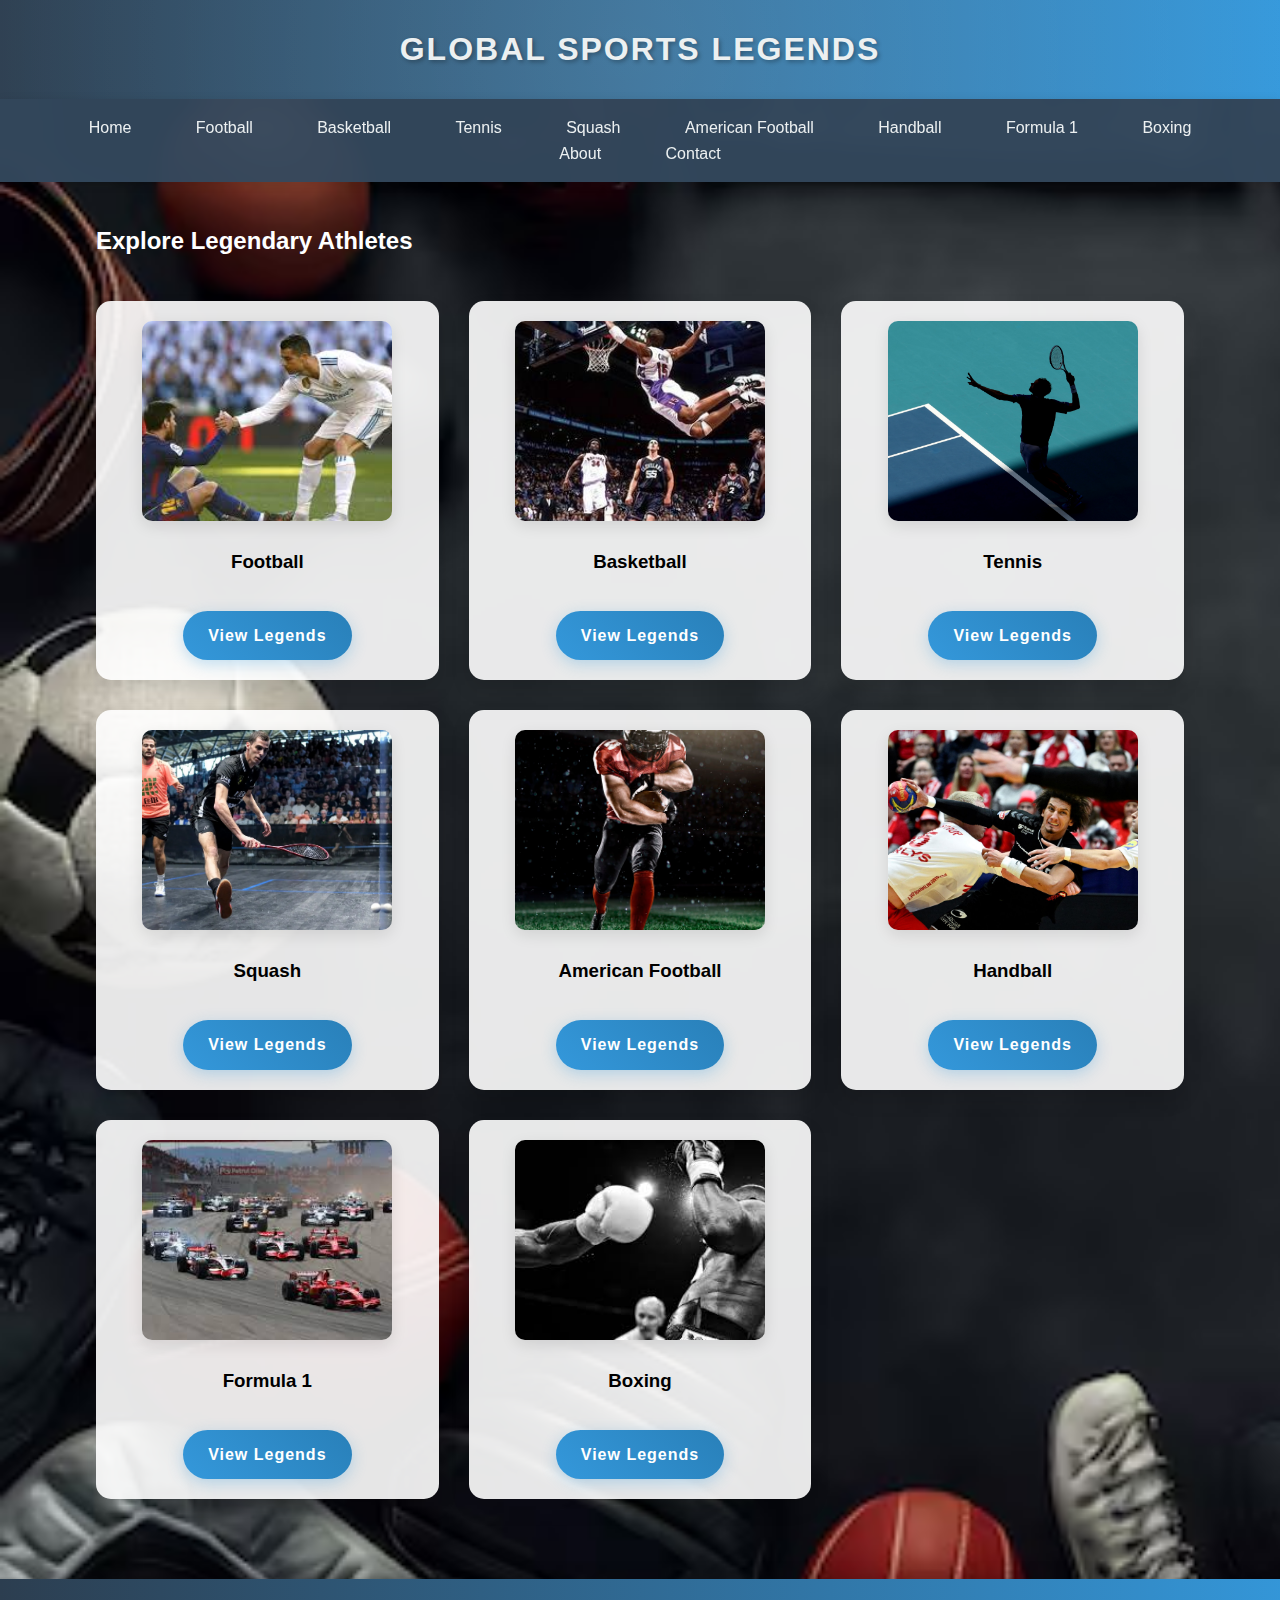
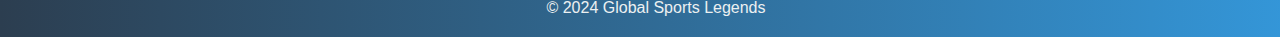
<file: index.html>
<!DOCTYPE html>
<html lang="en">
<head>
    <meta charset="UTF-8">
    <meta name="viewport" content="width=device-width, initial-scale=1.0">
    <title>Global Sports Legends</title>
    <link rel="stylesheet" href="styles.css">
</head>
<body style="background-image: url(images/home3.avif);">
    <header>
        <h1 class="title">Global Sports Legends</h1>
    </header>
    <nav>
        <a href="index.html">Home</a>
        <a href="soccer.html">Football</a>
        <a href="basketball.html">Basketball</a>
        <a href="tennis.html">Tennis</a>
        <a href="squash.html">Squash</a>
        <a href="american-football.html">American Football</a>
        <a href="handball.html">Handball</a>
        <a href="formula1.html">Formula 1</a>
        <a href="boxing.html">Boxing</a>
        <a href="about.html">About</a>
        <a href="contact.html">Contact</a>
    </nav>
    <div class="container">
        <h2 style="color: white;">Explore Legendary Athletes</h2>
        <div class="sports-grid">
            <div class="sport-card">
                <img src="images/ffoott.jpg" alt="Soccer">
                <h3>Football</h3>
                <a href="soccer.html" class="btn">View Legends</a>
            </div>
            <div class="sport-card">
                <img src="images/basket.jpg" alt="Basketball">
                <h3>Basketball</h3>
                <a href="basketball.html" class="btn">View Legends</a>
            </div>
            <div class="sport-card">
                <img src="images/tennis.jpg" alt="Tennis">
                <h3>Tennis</h3>
                <a href="tennis.html" class="btn">View Legends</a>
            </div>
            <div class="sport-card">
                <img src="images/Squash.webp" alt="Squash">
                <h3>Squash</h3>
                <a href="squash.html" class="btn">View Legends</a>
            </div>
            <div class="sport-card">
                <img src="images/amf.jpg" alt="American Football">
                <h3>American Football</h3>
                <a href="american-football.html" class="btn">View Legends</a>
            </div>
            <div class="sport-card">
                <img src="images/handball.jpg" alt="handball">
                <h3>Handball</h3>
                <a href="handball.html" class="btn">View Legends</a>
            </div>
            <div class="sport-card">
                <img src="images/f1.jpg" alt="Formula 1">
                <h3>Formula 1</h3>
                <a href="formula1.html" class="btn">View Legends</a>
            </div>
            <div class="sport-card">
                <img src="images/boxing.jpg" alt="Boxing">
                <h3>Boxing</h3>
                <a href="boxing.html" class="btn">View Legends</a>
            </div>
        </div>
    </div>
    <footer>
        <div>© 2024 Global Sports Legends</div>
    </footer>
</body>
</html>
</file>
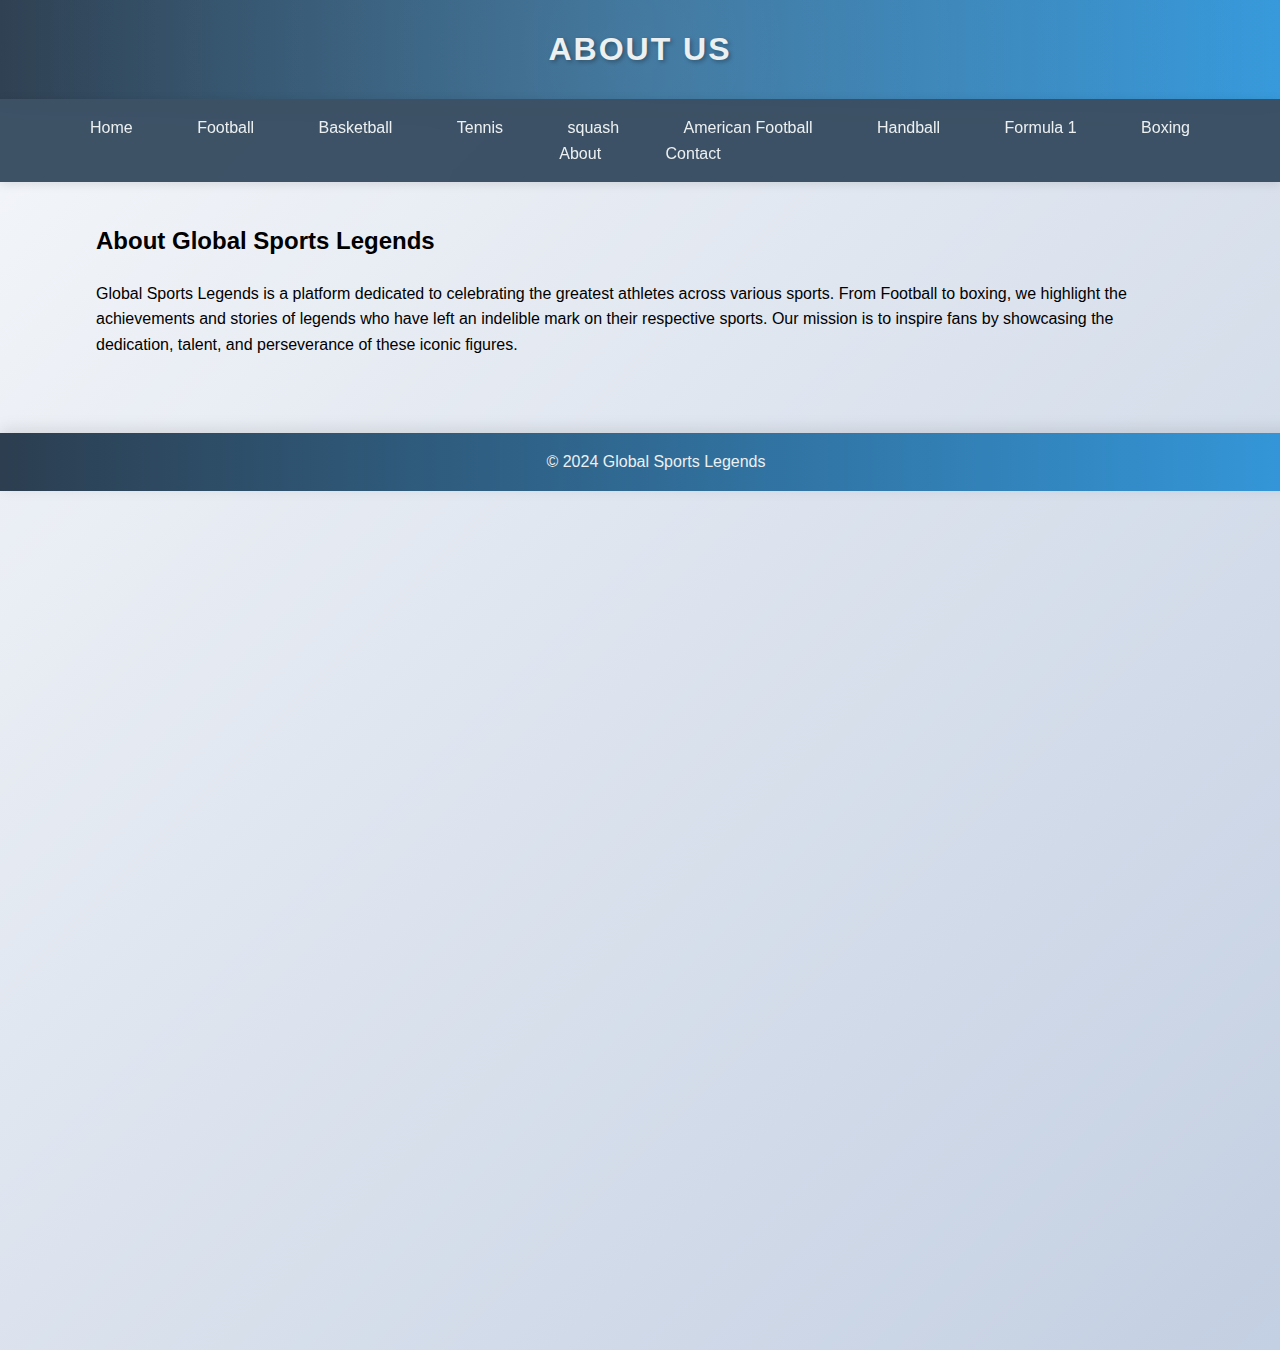
<file: about.html>
<!DOCTYPE html>
<html lang="en">
<head>
    <meta charset="UTF-8">
    <meta name="viewport" content="width=device-width, initial-scale=1.0">
    <title>About Us</title>
    <link rel="stylesheet" href="styles.css">
</head>
<body>
    <header>
        <h1>About Us</h1>
    </header>
    <nav>
        <a href="index.html">Home</a>
        <a href="soccer.html">Football</a>
        <a href="basketball.html">Basketball</a>
        <a href="tennis.html">Tennis</a>
        <a href="squash.html">squash</a>
        <a href="american-football.html">American Football</a>
        <a href="handball.html">Handball</a>
        <a href="formula1.html">Formula 1</a>
        <a href="boxing.html">Boxing</a>
        <a href="about.html">About</a>
        <a href="contact.html">Contact</a>
    </nav>
    <div class="container">
        <h2>About Global Sports Legends</h2>
        <p>
            Global Sports Legends is a platform dedicated to celebrating the greatest athletes across various sports. 
            From Football to boxing, we highlight the achievements and stories of legends who have left an indelible mark 
            on their respective sports. Our mission is to inspire fans by showcasing the dedication, talent, and perseverance 
            of these iconic figures.
        </p>
    </div>
    <footer>
        © 2024 Global Sports Legends
    </footer>
</body>
</html>
</file>
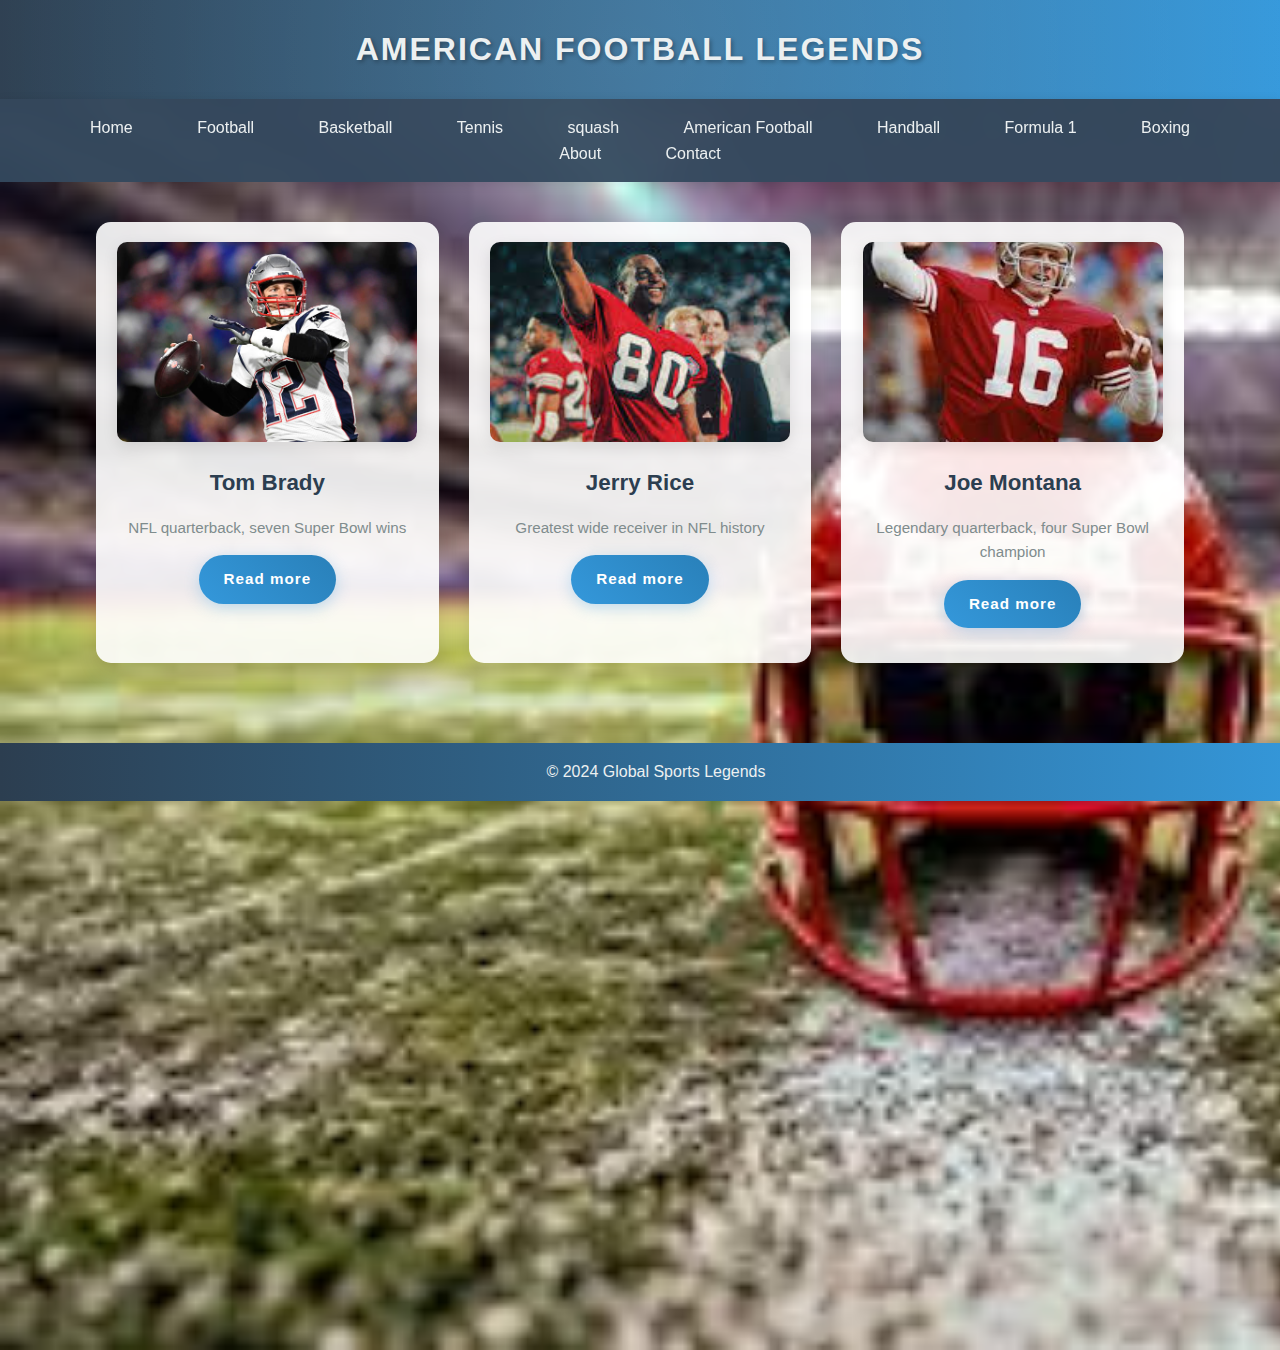
<file: american-football.html>
<!DOCTYPE html>
<html lang="en">

<head>
    <meta charset="UTF-8">
    <meta name="viewport" content="width=device-width, initial-scale=1.0">
    <title>American Football Legends</title>
    <link rel="stylesheet" href="styles.css">
</head>

<body style="background-image: url(images/ambg2.jpg);">
    <header>
        <h1>American Football Legends</h1>
    </header>
    <nav>
        <a href="index.html">Home</a>
        <a href="soccer.html">Football</a>
        <a href="basketball.html">Basketball</a>
        <a href="tennis.html">Tennis</a>
        <a href="squash.html">squash</a>
        <a href="american-football.html">American Football</a>
        <a href="handball.html">Handball</a>
        <a href="formula1.html">Formula 1</a>
        <a href="boxing.html">Boxing</a>
        <a href="about.html">About</a>
        <a href="contact.html">Contact</a>
    </nav>
    <div class="container">
        <div class="player-grid">
            <div class="player-card">
                <img src="images/tom.jpg" alt="Tom Brady">
                <h3>Tom Brady</h3>
                <p>NFL quarterback, seven Super Bowl wins<br>
                    <a href="https://en.wikipedia.org/wiki/Tom_Brady" class="btn">Read more</a>

                </p>
            </div>
            <div class="player-card">
                <img src="images/rice.jpg" alt="Jerry Rice">
                <h3>Jerry Rice</h3>
                <p>Greatest wide receiver in NFL history<br>
                    <a href="https://en.wikipedia.org/wiki/Jerry_Rice" class="btn">Read more</a>

                </p>
            </div>
            <div class="player-card">
                <img src="images/joe.jpg" alt="Joe Montana">
                <h3>Joe Montana</h3>
                <p>Legendary quarterback, four Super Bowl champion<br>
                    <a href="https://en.wikipedia.org/wiki/Joe_Montana" class="btn">Read more</a>

                </p>
            </div>
        </div>
    </div>
    <footer>
        © 2024 Global Sports Legends
    </footer>
</body>

</html>
</file>
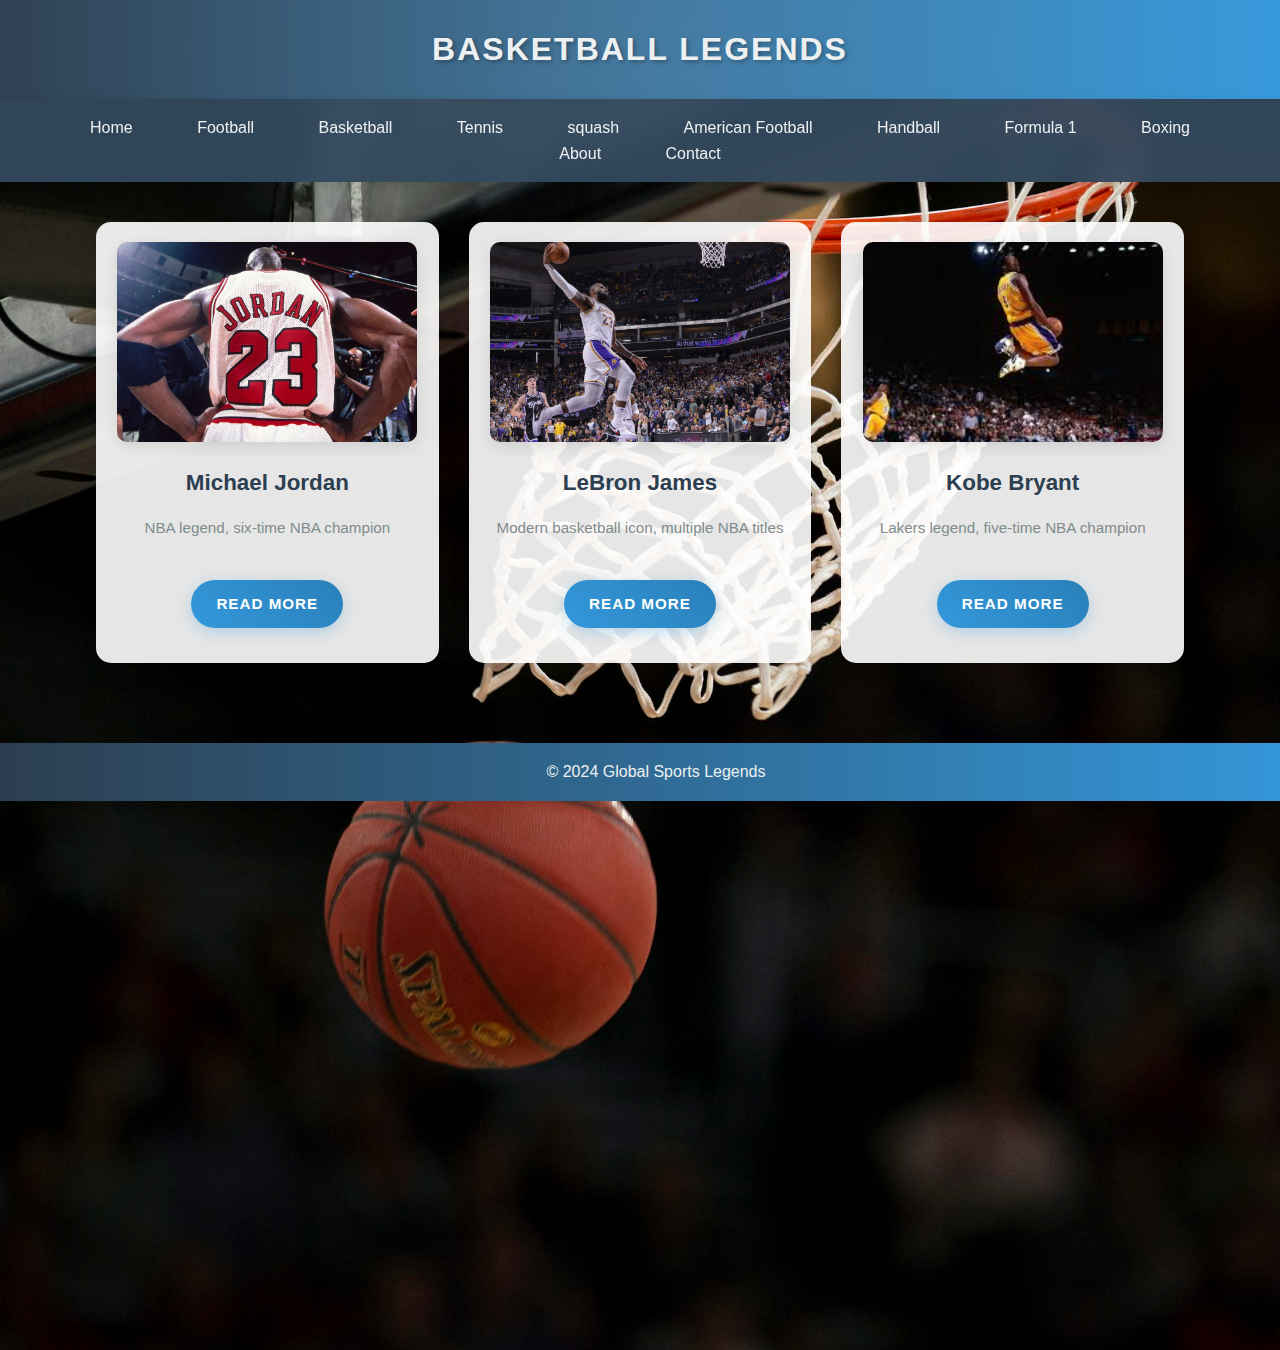
<file: basketball.html>
<!DOCTYPE html>
<html lang="en">
<head>
    <meta charset="UTF-8">
    <meta name="viewport" content="width=device-width, initial-scale=1.0">
    <title>Basketball Legends</title>
    <link rel="stylesheet" href="styles.css">
</head>
<body style="background-image: url(images/bsbg.jpg);">
    <header>
        <h1>Basketball Legends</h1>
    </header>
    <nav>
        <a href="index.html">Home</a>
        <a href="soccer.html">Football</a>
        <a href="basketball.html">Basketball</a>
        <a href="tennis.html">Tennis</a>
        <a href="squash.html">squash</a>
        <a href="american-football.html">American Football</a>
        <a href="handball.html">Handball</a>
        <a href="formula1.html">Formula 1</a>
        <a href="boxing.html">Boxing</a>
        <a href="about.html">About</a>
        <a href="contact.html">Contact</a>
    </nav>
    <div class="container">
        <div class="player-grid">
            <div class="player-card">
                <img src="images/jordan.jpg" alt="Michael Jordan">
                <h3>Michael Jordan</h3>
                <p>NBA legend, six-time NBA champion<br><br>
                    <a href="https://en.wikipedia.org/wiki/Michael_Jordan" class="btn">READ MORE</a></p>
            </div>
            <div class="player-card">
                <img src="images/lebron1.jpg" alt="LeBron James">
                <h3>LeBron James</h3>
                <p>Modern basketball icon, multiple NBA titles<br><br>
                <a href="https://en.wikipedia.org/wiki/LeBron_James" class="btn">READ MORE</a></p>
            </div>
            <div class="player-card">
                <img src="images/kobeee.jpg" alt="Kobe Bryant">
                <h3>Kobe Bryant</h3>
                <p>Lakers legend, five-time NBA champion<br><br>
                    <a href="https://en.wikipedia.org/wiki/Kobe_Bryant" class="btn">READ MORE</a></p>
            </div>
        </div>
    </div>
    <footer>
        © 2024 Global Sports Legends
    </footer>
</body>
</html>
</file>
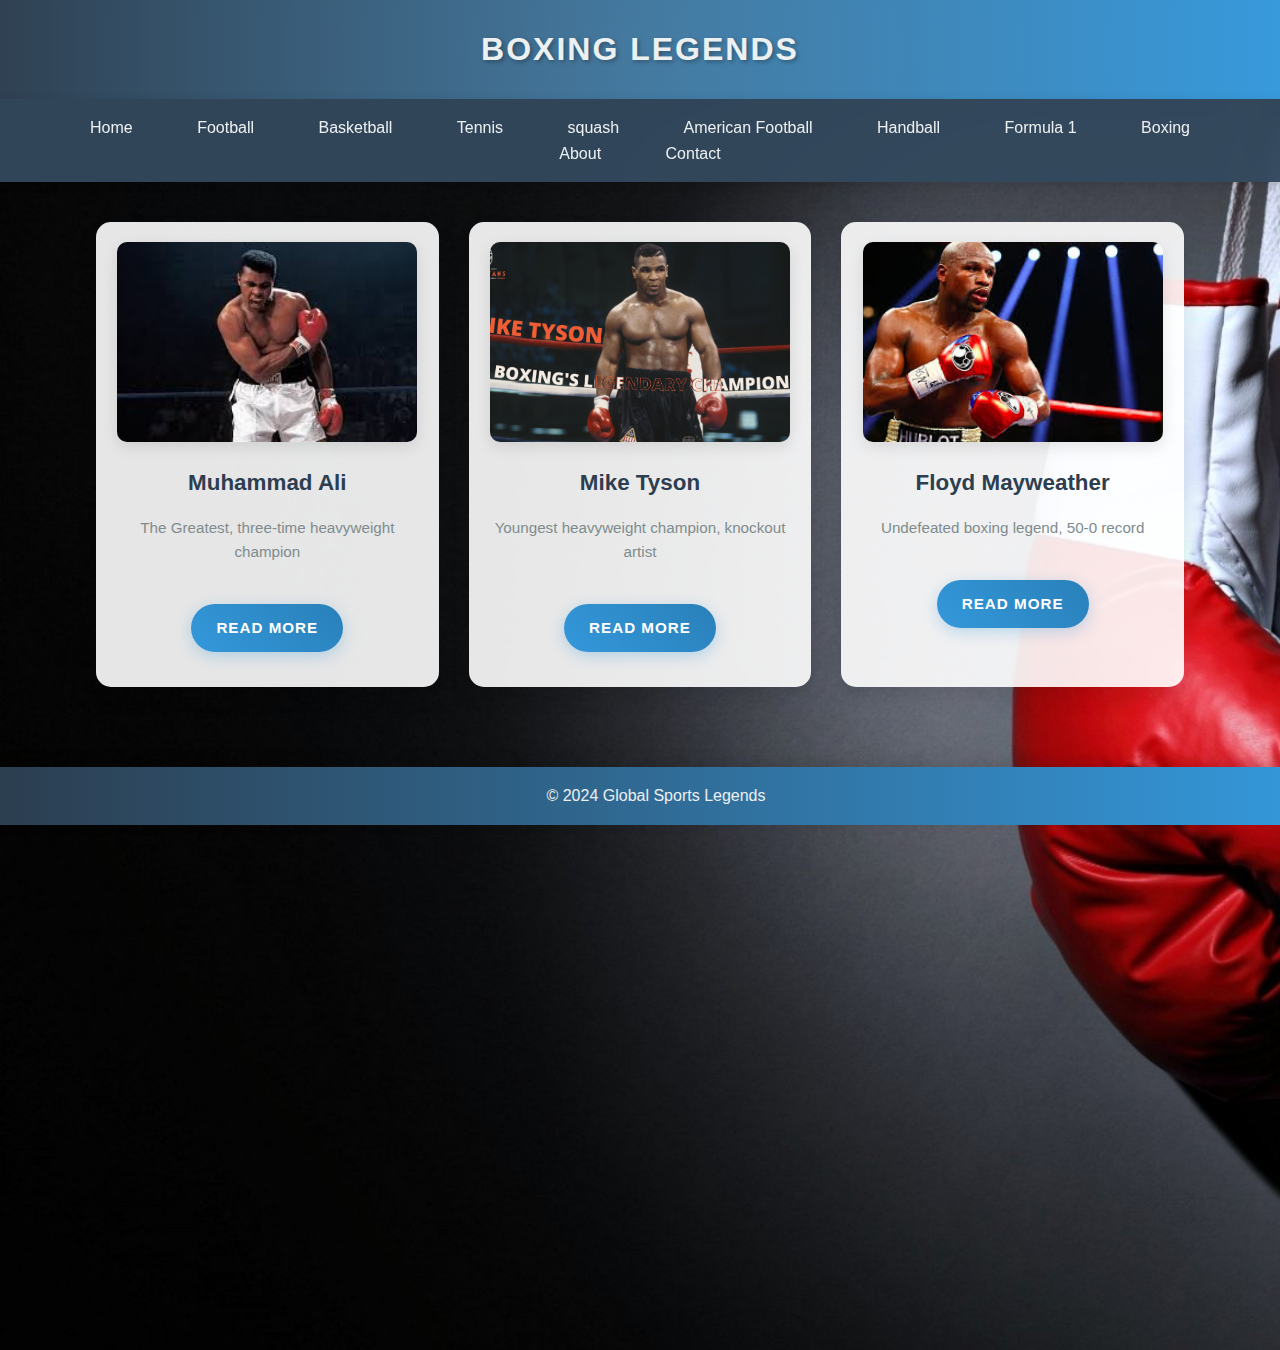
<file: boxing.html>
<!DOCTYPE html>
<html lang="en">
<head>
    <meta charset="UTF-8">
    <meta name="viewport" content="width=device-width, initial-scale=1.0">
    <title>Boxing Legends</title>
    <link rel="stylesheet" href="styles.css">
</head>
<body style="background-image: url(images/boxbg.jpg);">
    <header>
        <h1>Boxing Legends</h1>
    </header>
    <nav>
        <a href="index.html">Home</a>
        <a href="soccer.html">Football</a>
        <a href="basketball.html">Basketball</a>
        <a href="tennis.html">Tennis</a>
        <a href="squash.html">squash</a>
        <a href="american-football.html">American Football</a>
        <a href="handball.html">Handball</a>
        <a href="formula1.html">Formula 1</a>
        <a href="boxing.html">Boxing</a>
        <a href="about.html">About</a>
        <a href="contact.html">Contact</a>
    </nav>
    <div class="container">
        <div class="player-grid">
            <div class="player-card">
                <img src="images/mali.jpg" alt="Muhammad Ali">
                <h3>Muhammad Ali</h3>
                <p>The Greatest, three-time heavyweight champion<br><br>
                    <a href="https://en.wikipedia.org/wiki/Muhammad_Ali" class="btn">READ MORE</a></p>
            </div>
            <div class="player-card">
                <img src="images/tyson.webp" alt="Mike Tyson">
                <h3>Mike Tyson</h3>
                <p>Youngest heavyweight champion, knockout artist<br><br>
                    <a href="https://en.wikipedia.org/wiki/Mike_Tyson" class="btn">READ MORE</a></p>
            </div>
            <div class="player-card">
                <img src="images/floyd.jpg" alt="Floyd Mayweather">
                <h3>Floyd Mayweather</h3>
                <p>Undefeated boxing legend, 50-0 record<br><br>
                    <a href="https://en.wikipedia.org/wiki/Floyd_Mayweather_Jr." class="btn">READ MORE</a></p>
            </div>
        </div>
    </div>
    <footer>
        © 2024 Global Sports Legends
    </footer>
</body>
</html>
</file>
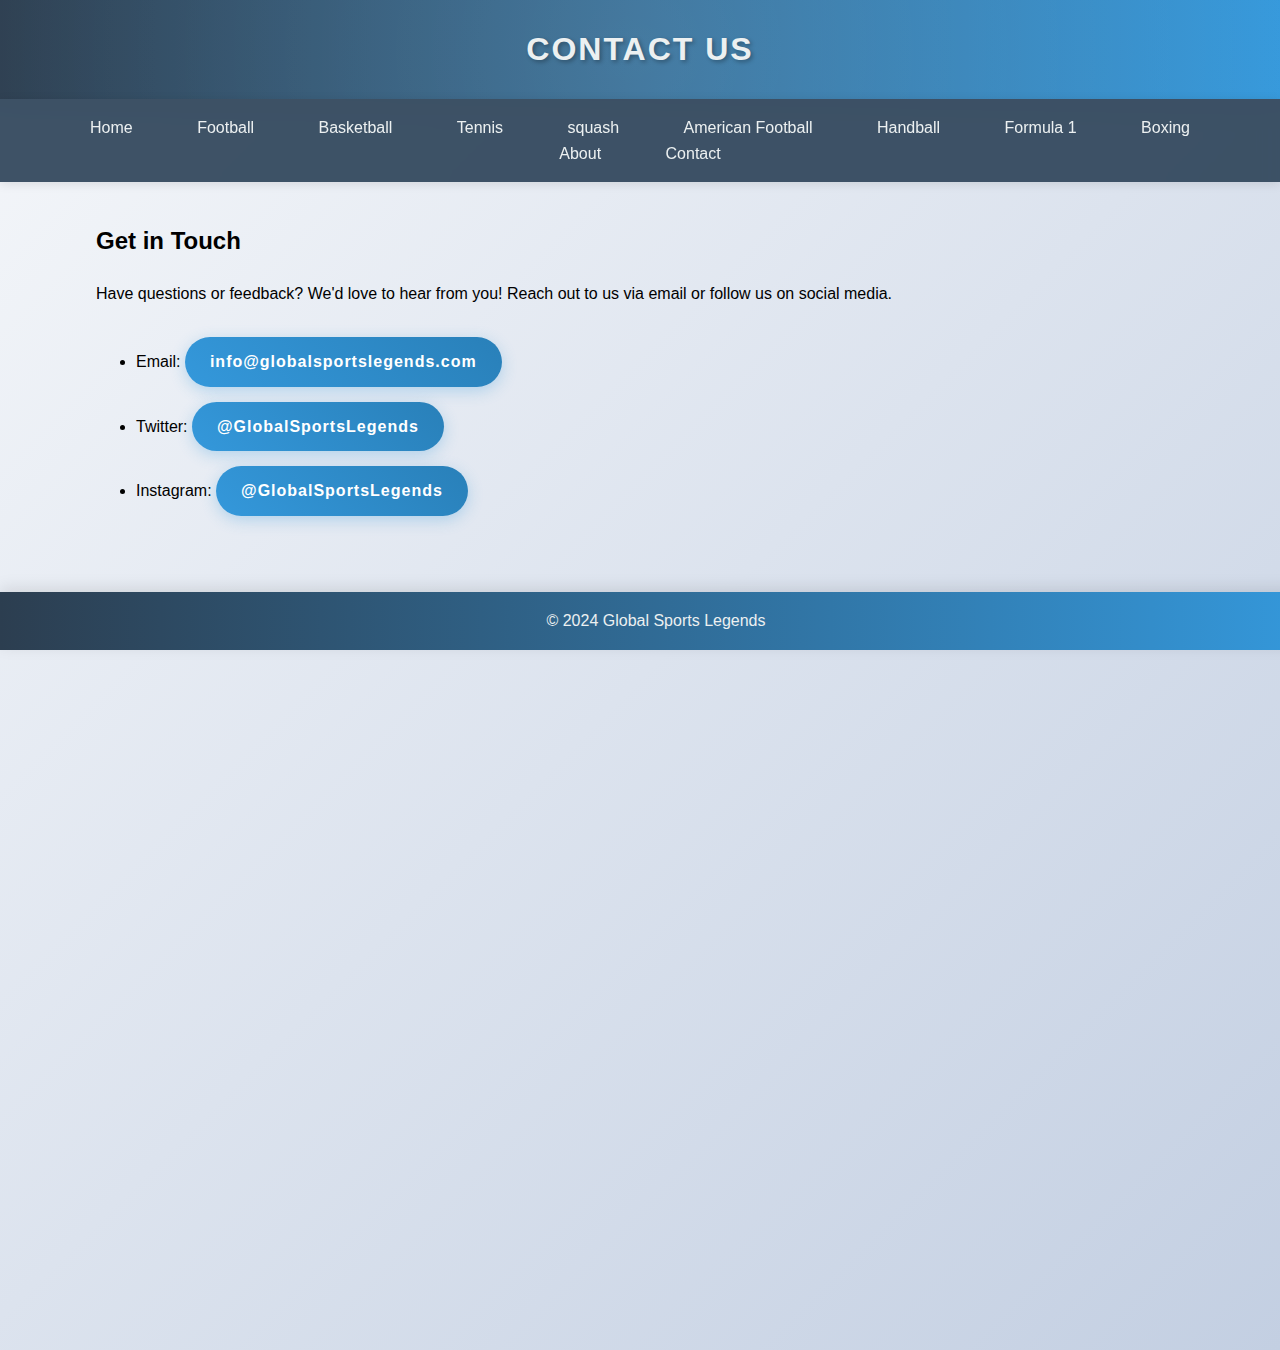
<file: contact.html>
<!DOCTYPE html>
<html lang="en">
<head>
    <meta charset="UTF-8">
    <meta name="viewport" content="width=device-width, initial-scale=1.0">
    <title>Contact Us</title>
    <link rel="stylesheet" href="styles.css">
</head>
<body>
    <header>
        <h1>Contact Us</h1>
    </header>
    <nav>
        <a href="index.html">Home</a>
        <a href="soccer.html">Football</a>
        <a href="basketball.html">Basketball</a>
        <a href="tennis.html">Tennis</a>
        <a href="squash.html">squash</a>
        <a href="american-football.html">American Football</a>
        <a href="handball.html">Handball</a>
        <a href="formula1.html">Formula 1</a>
        <a href="boxing.html">Boxing</a>
        <a href="about.html">About</a>
        <a href="contact.html">Contact</a>
    </nav>
    <div class="container">
        <h2>Get in Touch</h2>
        <p>
            Have questions or feedback? We'd love to hear from you! Reach out to us via email or follow us on social media.
        </p>
        <ul>
            <li>Email: <a href="mailto:info@globalsportslegends.com" class="btn">info@globalsportslegends.com</a></li>
            <li>Twitter: <a href="https://twitter.com/GlobalSportsLegends" target="_blank" class="btn">@GlobalSportsLegends</a></li>
            <li>Instagram: <a href="https://instagram.com/GlobalSportsLegends" target="_blank" class="btn">@GlobalSportsLegends</a></li>
        </ul>
    </div>
    <footer>
        © 2024 Global Sports Legends
    </footer>
</body>
</html>
</file>
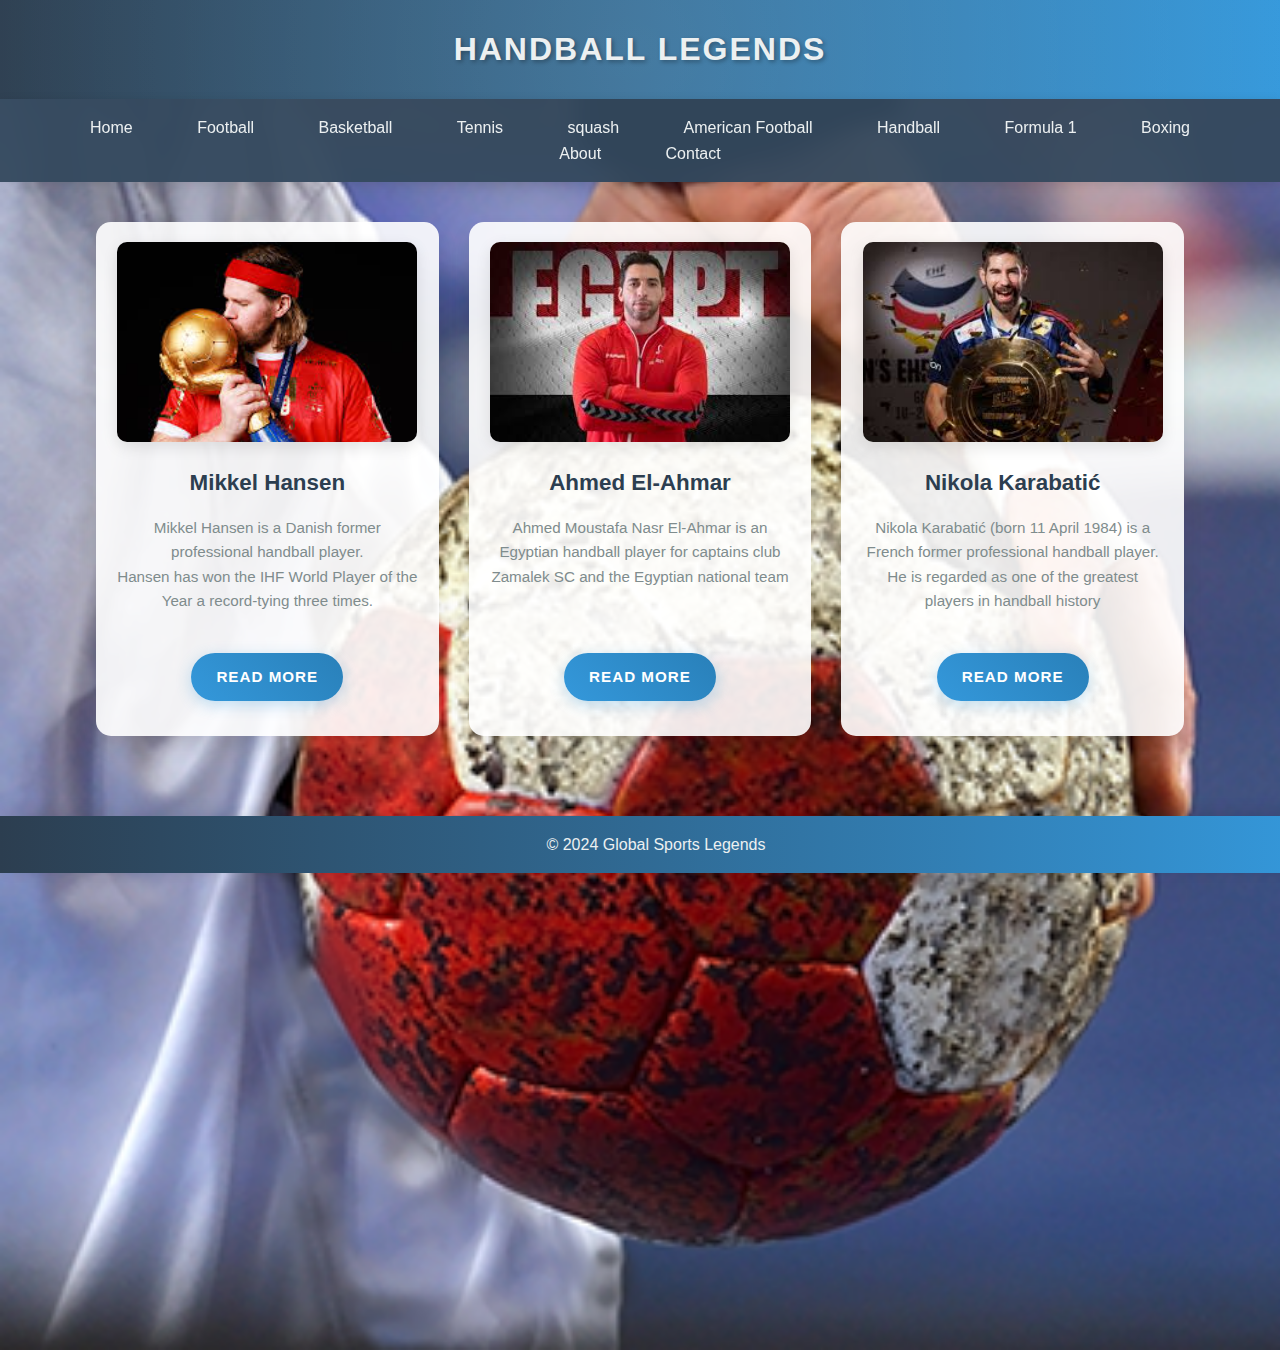
<file: handball.html>
<!DOCTYPE html>
<html lang="en">
<head>
    <meta charset="UTF-8">
    <meta name="viewport" content="width=device-width, initial-scale=1.0">
    <title>handball Legends</title>
    <link rel="stylesheet" href="styles.css">
</head>
<body style="background-image: url(images/hbbg2.png);">
    <header>
        <h1>handball Legends</h1>
    </header>
    <nav>
        <a href="index.html">Home</a>
        <a href="soccer.html">Football</a>
        <a href="basketball.html">Basketball</a>
        <a href="tennis.html">Tennis</a>
        <a href="squash.html">squash</a>
        <a href="american-football.html">American Football</a>
        <a href="handball.html">Handball</a>
        <a href="formula1.html">Formula 1</a>
        <a href="boxing.html">Boxing</a>
        <a href="about.html">About</a>
        <a href="contact.html">Contact</a>
    </nav>
    <div class="container">
        <div class="player-grid">
            <div class="player-card">
                <img src="images/hansen.jpg" alt="Mikkel Hansen">
                <h3>Mikkel Hansen</h3>
                <p>Mikkel Hansen is a Danish former professional handball player.<br>
                Hansen has won the IHF World Player of the Year a record-tying three times.<br><br>
                <a href="https://en.wikipedia.org/wiki/Mikkel_Hansen" class="btn">READ MORE</a></p>
            </div>
            <div class="player-card">
                <img src="images/ahmr.jpg" alt="Ahmed El-Ahmar">
                <h3>Ahmed El-Ahmar</h3>
                <p>Ahmed Moustafa Nasr El-Ahmar is an Egyptian handball player for captains club Zamalek SC and the Egyptian national team<br><br><br>
                    <a href="https://en.wikipedia.org/wiki/Ahmed_El-Ahmar" class="btn">READ MORE</a></p>
            </div>
            <div class="player-card">
                <img src="images/nikola.jpg" alt="Nikola Karabatić">
                <h3>Nikola Karabatić</h3>
                <p>Nikola Karabatić (born 11 April 1984) is a French former professional handball player.<br>
                     He is regarded as one of the greatest players in handball history<br><br>
                     <a href="https://en.wikipedia.org/wiki/Nikola_Karabati%C4%87" class="btn">READ MORE</a></p>
            </div>
        </div>
    </div>
    <footer>
        © 2024 Global Sports Legends
    </footer>
</body>
</html>
</file>
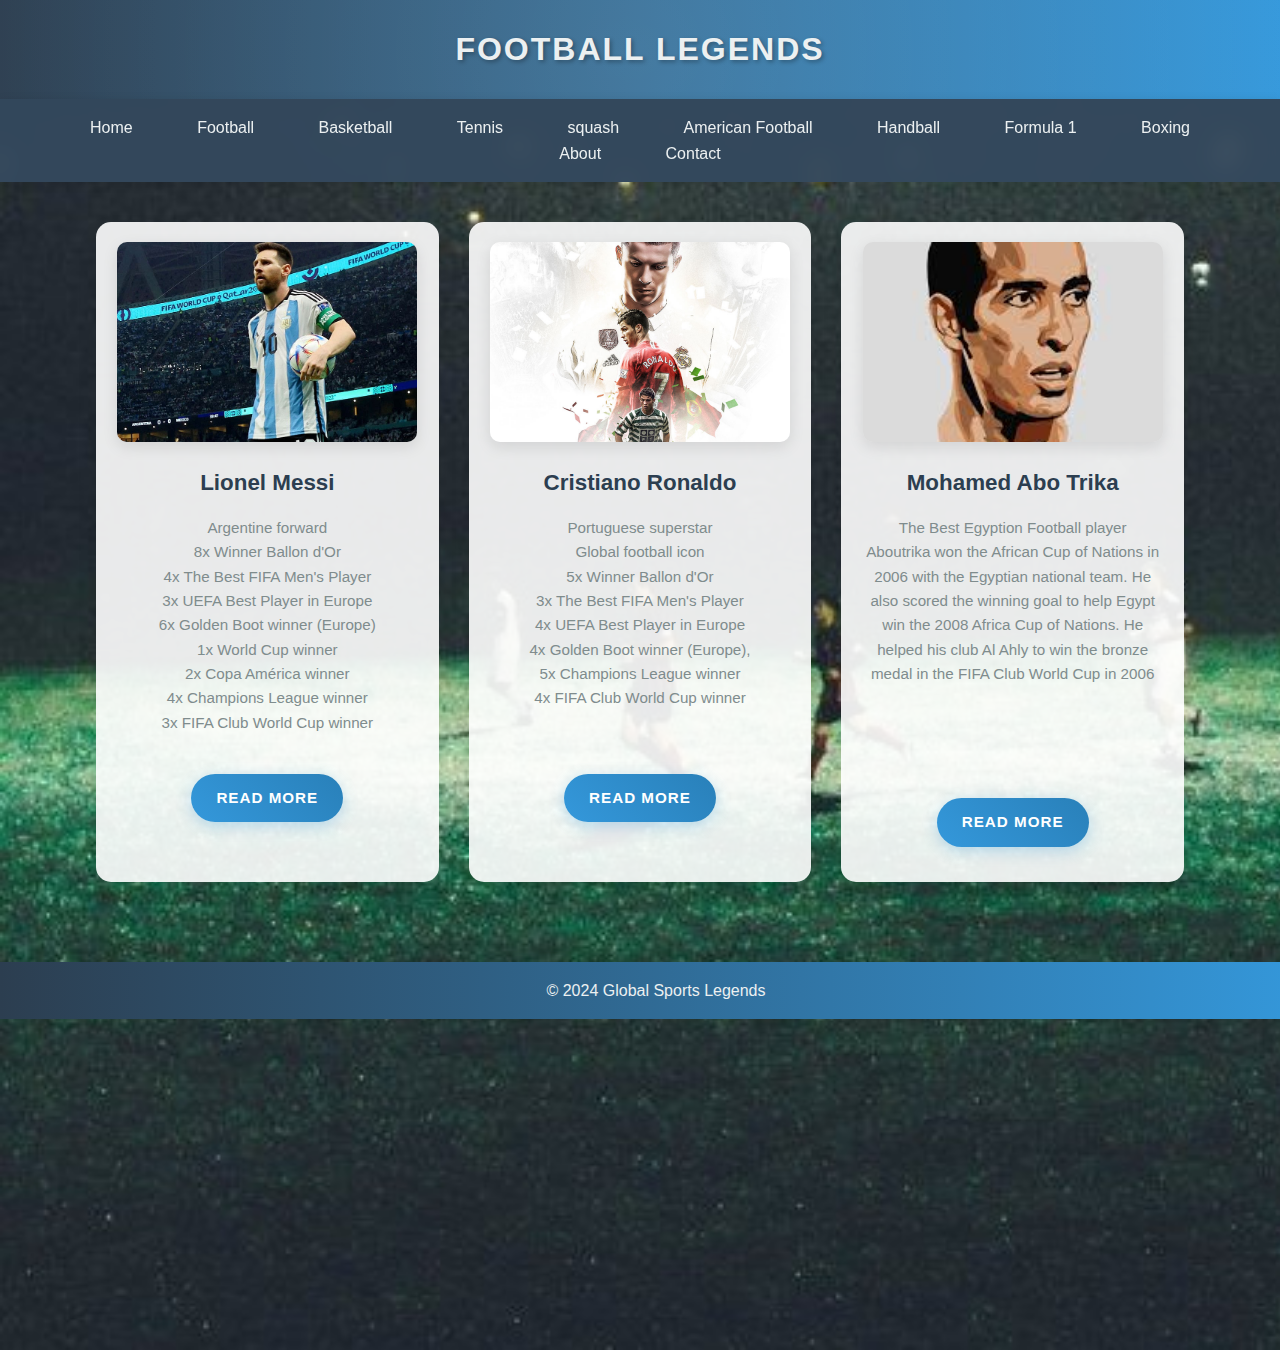
<file: soccer.html>
<!DOCTYPE html>
<html lang="en">
<head>
    <meta charset="UTF-8">
    <meta name="viewport" content="width=device-width, initial-scale=1.0">
    <title>Football Legends</title>
    <link rel="stylesheet" href="styles.css">
</head>
<body style="background-image: url(images/Fbg2.jpg)">
    
    <header>
        <h1>Football Legends</h1>
    </header>
    <nav>
        <a href="index.html">Home</a>
        <a href="soccer.html">Football</a>
        <a href="basketball.html">Basketball</a>
        <a href="tennis.html">Tennis</a>
        <a href="squash.html">squash</a>
        <a href="american-football.html">American Football</a>
        <a href="handball.html">Handball</a>
        <a href="formula1.html">Formula 1</a>
        <a href="boxing.html">Boxing</a>
        <a href="about.html">About</a>
        <a href="contact.html">Contact</a>
    </nav>
    <div class="container">
        
        <div class="player-grid">
            <div class="player-card">
                <img src="images/messi.jpg" alt="Lionel Messi">
                <h3>Lionel Messi</h3>
                <p>Argentine forward<br>
                    8x Winner Ballon d'Or<br>
                    4x The Best FIFA Men's Player<br>
                    3x UEFA Best Player in Europe<br>
                    6x Golden Boot winner (Europe)<br>
                    1x World Cup winner<br>
                    2x Copa América winner<br>
                    4x Champions League winner<br>
                    3x FIFA Club World Cup winner<br><br>
                    <a href="https://www.transfermarkt.com/lionel-messi/erfolge/spieler/28003" class="btn">READ MORE</a>
                </p>
            </div>
            <div class="player-card">
                <img src="images/cr7.jpg" alt="Cristiano Ronaldo">
                <h3>Cristiano Ronaldo</h3>
                <p>Portuguese superstar<br>
                    Global football icon<br>
                    5x Winner Ballon d'Or<br>
                    3x The Best FIFA Men's Player<br>
                    4x UEFA Best Player in Europe<br>
                    4x Golden Boot winner (Europe),<br>
                    5x Champions League winner<br>
                    4x FIFA Club World Cup winner<br><br><br>
                    <a href="https://www.transfermarkt.com/cristiano-ronaldo/profil/spieler/8198" class="btn">READ MORE </button></a>


                </p>
            </div>
            <div class="player-card">
                <img src="images/trika.jpg" alt="Pelé">
                <h3>Mohamed Abo Trika</h3>
                <p>The Best Egyption Football player<br> 
                    Aboutrika won the African Cup of Nations in 2006 with the Egyptian national team.
                     He also scored the winning goal to help Egypt win the 2008 Africa Cup of Nations.
                     He helped his club Al Ahly to win the bronze medal in the FIFA Club World Cup in 2006
                     <br><br><br><br><br>
                     <a href="https://www.transfermarkt.com/mohamed-aboutreika/profil/spieler/38165" class="btn">READ MORE </a>

                </p>
            </div>
        </div>
    </div>
    <footer>
        © 2024 Global Sports Legends
    </footer>
</body>
</html>
</file>
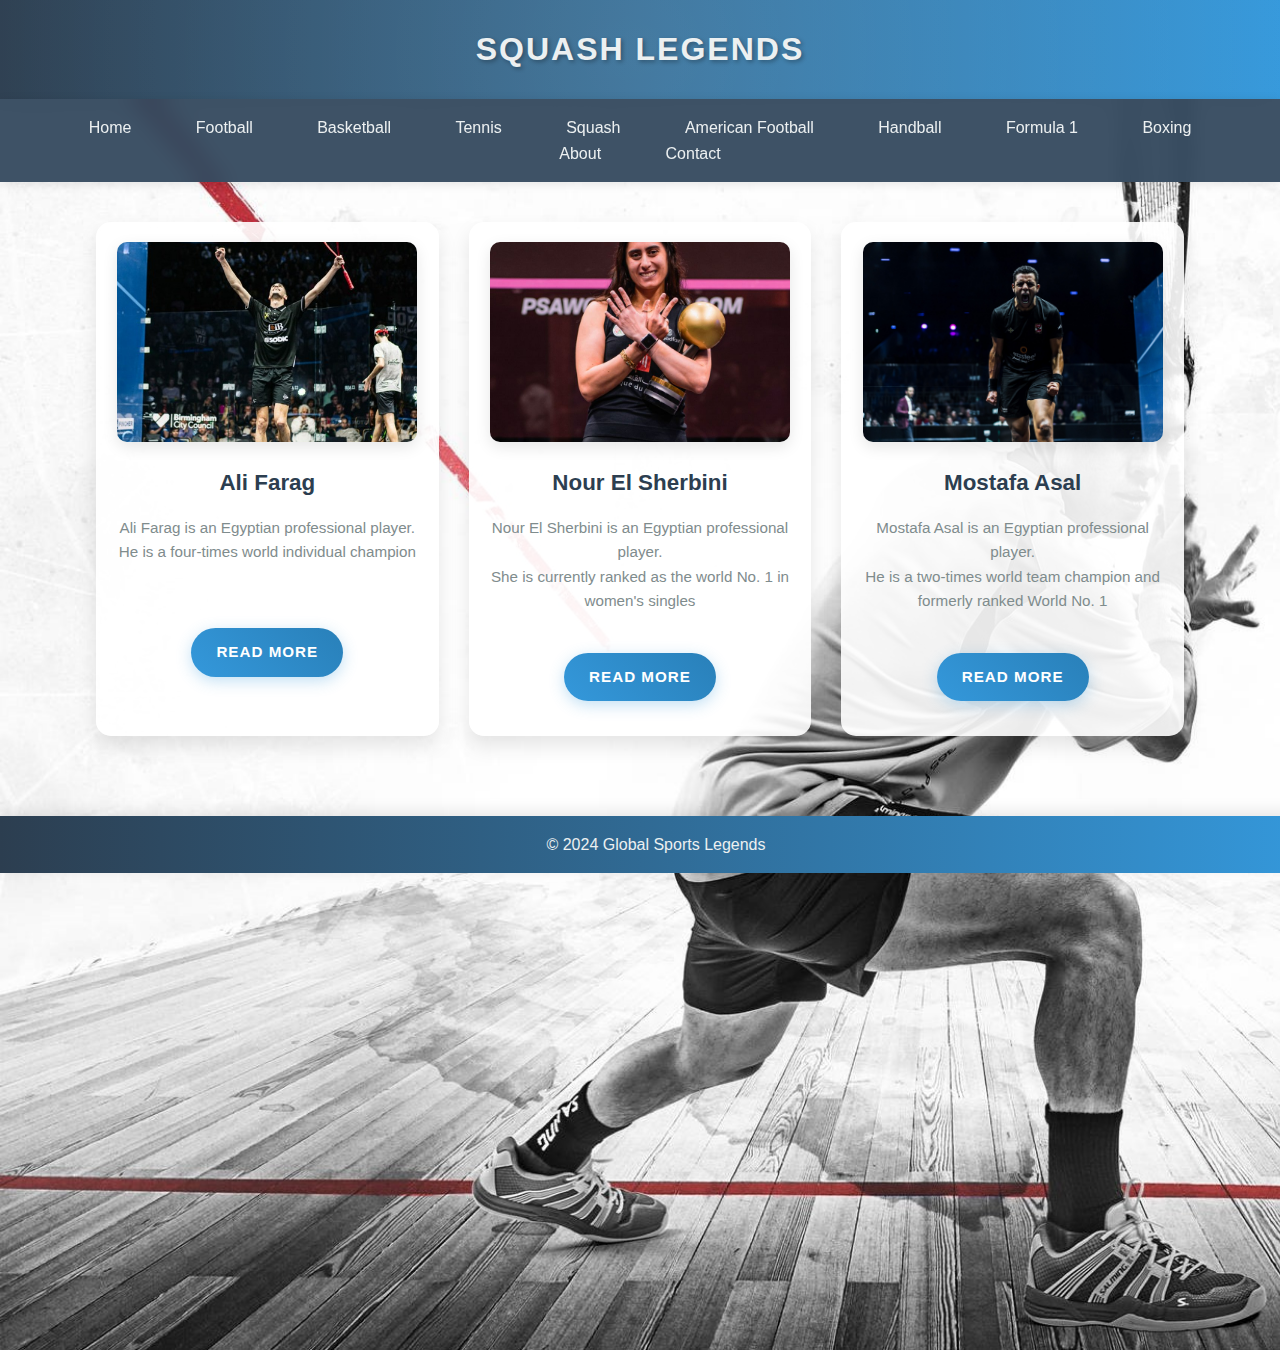
<file: squash.html>
<!DOCTYPE html>
<html lang="en">
<head>
    <meta charset="UTF-8">
    <meta name="viewport" content="width=device-width, initial-scale=1.0">
    <title>Squash Legends</title>
    <link rel="stylesheet" href="styles.css">
</head>
<body style="background-image: url(images/sqbg.jpg);">
    <header>
        <h1>Squash Legends</h1>
    </header>
    <nav>
        <a href="index.html">Home</a>
        <a href="soccer.html">Football</a>
        <a href="basketball.html">Basketball</a>
        <a href="tennis.html">Tennis</a>
        <a href="squash.html">Squash</a>
        <a href="american-football.html">American Football</a>
        <a href="handball.html">Handball</a>
        <a href="formula1.html">Formula 1</a>
        <a href="boxing.html">Boxing</a>
        <a href="about.html">About</a>
        <a href="contact.html">Contact</a>
    </nav>
    <div class="container">
        <div class="player-grid">
            <div class="player-card">
                <img src="images/ali.jpg" alt="Ali Farag">
                <h3>Ali Farag</h3>
                <p> Ali Farag is an Egyptian professional player.<br>
                     He is a four-times world individual champion<br><br><br>
                     <a href="https://en.wikipedia.org/wiki/Ali_Farag" class="btn">READ MORE</a></p>
            </div>
            <div class="player-card">
                <img src="images/nour.jpg" alt="Nour El Sherbini">
                <h3>Nour El Sherbini</h3>
                <p>Nour El Sherbini is an Egyptian professional player.<br>
                    She is currently ranked as the world No. 1 in women's singles<br><br>
                    <a href="https://en.wikipedia.org/wiki/Nour_El_Sherbini" class="btn">READ MORE</a></p>
            </div>
            <div class="player-card">
                <img src="images/asal.jpg" alt="Mostafa Asal">
                <h3>Mostafa Asal</h3>
                <p>Mostafa Asal is an Egyptian professional player.<br>
                     He is a two-times world team champion and formerly ranked World No. 1<br><br>
                     <a href="https://en.wikipedia.org/wiki/Mostafa_Asal" class="btn">READ MORE </button></a></p>
            </div>
        </div>
    </div>
    <footer>
        © 2024 Global Sports Legends
    </footer>
</body>
</html>
</file>
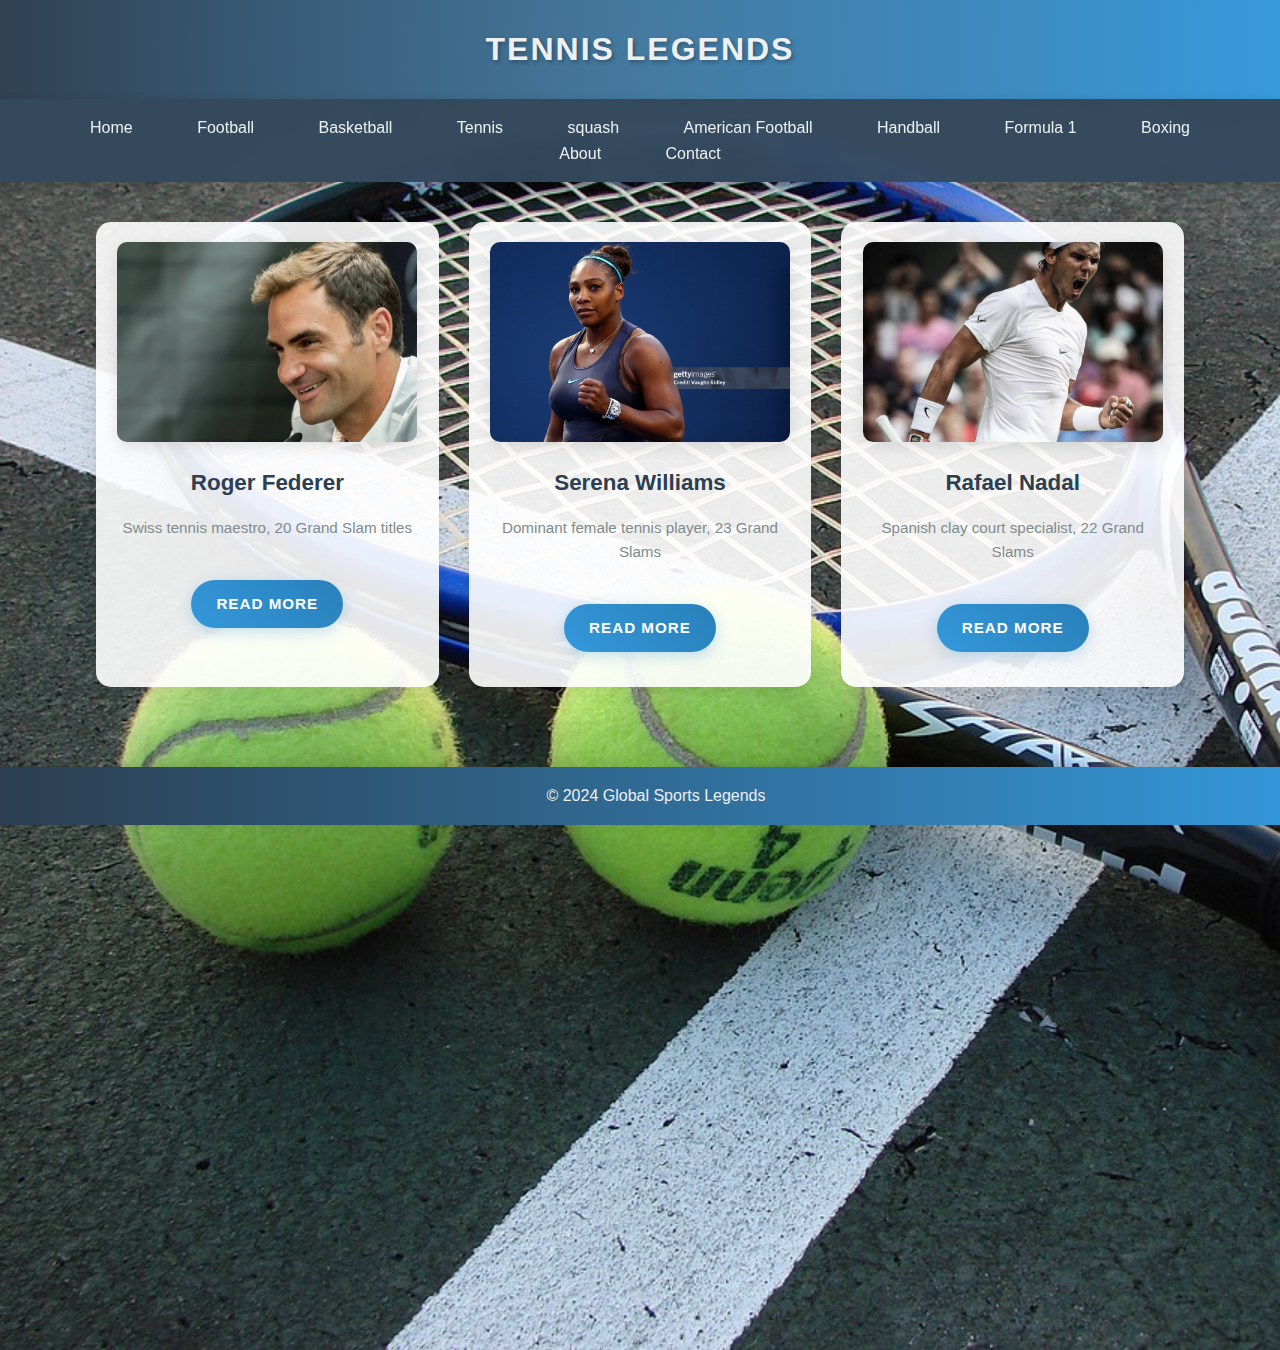
<file: tennis.html>
<!DOCTYPE html>
<html lang="en">
<head>
    <meta charset="UTF-8">
    <meta name="viewport" content="width=device-width, initial-scale=1.0">
    <title>Tennis Legends</title>
    <link rel="stylesheet" href="styles.css">
</head>
<body style="background-image: url(images/tnbg.jpg);">
    <header>
        <h1>Tennis Legends</h1>
    </header>
    <nav>
        <a href="index.html">Home</a>
        <a href="soccer.html">Football</a>
        <a href="basketball.html">Basketball</a>
        <a href="tennis.html">Tennis</a>
        <a href="squash.html">squash</a>
        <a href="american-football.html">American Football</a>
        <a href="handball.html">Handball</a>
        <a href="formula1.html">Formula 1</a>
        <a href="boxing.html">Boxing</a>
        <a href="about.html">About</a>
        <a href="contact.html">Contact</a>
    </nav>
    <div class="container">
        <div class="player-grid">
            <div class="player-card">
                <img src="images/fedrer.avif" alt="Roger Federer">
                <h3>Roger Federer</h3>
                <p>Swiss tennis maestro, 20 Grand Slam titles<br><br>
                    <a href="https://en.wikipedia.org/wiki/Roger_Federer" class="btn">READ MORE</a></p>
            </div>
            <div class="player-card">
                <img src="images/serina.jpg" alt="Serena Williams">
                <h3>Serena Williams</h3>
                <p>Dominant female tennis player, 23 Grand Slams<br><br>
                    <a href="https://en.wikipedia.org/wiki/Serena_Williams" class="btn">READ MORE</a></p>
            </div>
            <div class="player-card">
                <img src="images/nadal.jpg" alt="Rafael Nadal">
                <h3>Rafael Nadal</h3>
                <p>Spanish clay court specialist, 22 Grand Slams<br><br>
                    <a href="https://en.wikipedia.org/wiki/Rafael_Nadal" class="btn">READ MORE</a></p>
            </div>
        </div>
    </div>
    <footer>
        © 2024 Global Sports Legends
    </footer>
</body>
</html>
</file>
<file: styles.css>
body {
    font-family: 'Montserrat', sans-serif;
    margin: 0;
    padding: 0;
    background: linear-gradient(135deg, #f5f7fa 0%, #c3cfe2 100%);
    line-height: 1.6;
    min-height: 150vh;
    background-size: cover;
}


.container {
    width: 85%;
    margin: auto;
    overflow: hidden;
    padding: 20px;
    animation: fadeIn 0.8s ease-in;
}

@keyframes fadeIn {
    from { opacity: 0; transform: translateY(20px); }
    to { opacity: 1; transform: translateY(0); }
}

header {
    background: linear-gradient(to right, #2c3e50, #3498db);
    color: #ecf0f1;
    text-align: center;
    padding: 1.5rem;
    box-shadow: 0 4px 15px rgba(0,0,0,0.2);
    position: relative;
    overflow: hidden;
}

header h1 {
    text-transform: uppercase;
    letter-spacing: 2px;
    margin: 0;
    position: relative;
    z-index: 1;
    text-shadow: 2px 2px 4px rgba(0,0,0,0.3);
}

header::before {
    content: '';
    position: absolute;
    top: -50%;
    left: -50%;
    width: 200%;
    height: 200%;
    background: radial-gradient(circle, rgba(255,255,255,0.1) 0%, transparent 60%);
    animation: rotate 20s linear infinite;
}

@keyframes rotate {
    from { transform: rotate(0deg); }
    to { transform: rotate(360deg); }
}

nav {
    background: rgba(52, 73, 94, 0.95);
    padding: 1rem;
    text-align: center;
    backdrop-filter: blur(10px);
    position: sticky;
    top: 0;
    z-index: 1000;
    box-shadow: 0 2px 10px rgba(0,0,0,0.1);
}

nav a {
    color: #ecf0f1;
    text-decoration: none;
    margin: 0 15px;
    padding: 8px 15px;
    border-radius: 20px;
    transition: all 0.3s ease;
    position: relative;
}

nav a::after {
    content: '';
    position: absolute;
    bottom: 0;
    left: 50%;
    width: 0;
    height: 2px;
    background: #3498db;
    transition: all 0.3s ease;
    transform: translateX(-50%);
}

nav a:hover {
    color: #3498db;
    background: rgba(255,255,255,0.1);
}

nav a:hover::after {
    width: 80%;
}

.sports-grid, .player-grid {
    display: grid;
    grid-template-columns: repeat(auto-fit, minmax(280px, 1fr));
    gap: 30px;
    padding: 20px 0;
}

.sport-card, .player-card {
    background: rgba(255,255,255,0.9);
    border-radius: 15px;
    box-shadow: 0 10px 20px rgba(0,0,0,0.1);
    padding: 20px;
    text-align: center;
    transition: all 0.4s cubic-bezier(0.4, 0, 0.2, 1);
    position: relative;
    overflow: hidden;
}

.sport-card:hover, .player-card:hover {
    transform: translateY(-10px) scale(1.02);
    box-shadow: 0 15px 30px rgba(0,0,0,0.2);
}

.sport-card::before, .player-card::before {
    content: '';
    position: absolute;
    top: 0;
    left: -100%;
    width: 100%;
    height: 100%;
    background: linear-gradient(
        90deg,
        transparent,
        rgba(255,255,255,0.2),
        transparent
    );
    transition: 0.5s;
}

.sport-card:hover::before, .player-card:hover::before {
    left: 100%;
}

.sport-card img {
    width: 250px;
    border-radius: 10px;
    height: 200px;
    object-fit: cover;
    box-shadow: 0 5px 15px rgba(0,0,0,0.1);
    transition: all 0.3s ease;
}

.player-card img {
    width: 300px;
    border-radius: 10px;
    height: 200px;
    object-fit:cover;
    box-shadow: 0 5px 15px rgba(0,0,0,0.1);
    transition: all 0.3s ease;
}

.sport-card:hover img, .player-card:hover img {
    transform: scale(1.05);
}

.btn {
    display: inline-block;
    background: linear-gradient(45deg, #3498db, #2980b9);
    color: white;
    padding: 12px 25px;
    text-decoration: none;
    border-radius: 25px;
    margin-top: 15px;
    transition: all 0.3s ease;
    box-shadow: 0 4px 15px rgba(52,152,219,0.3);
    font-weight: bold;
    letter-spacing: 1px;
}

.btn:hover {
    transform: translateY(-2px);
    box-shadow: 0 6px 20px rgba(52,152,219,0.4);
    background: linear-gradient(45deg, #2980b9, #3498db);
}

.player-card h3 {
    margin: 15px 0;
    color: #2c3e50;
    font-size: 1.4em;
    font-weight: 600;
}

.player-card p {
    color: #7f8c8d;
    line-height: 1.6;
    margin-bottom: 15px;
    font-size: 0.95em;
}

footer {
    background: linear-gradient(to right, #2c3e50, #3498db);
    color: #ecf0f1;
    text-align: center;
    padding: 1rem;
    width: 100%;
    box-shadow: 0 -4px 15px rgba(0,0,0,0.1);
    margin-top: 40px; /* Add some space above the footer */
}

footer div {
    margin: 0;
    padding: 0;
}

@media (max-width: 768px) {
    .container {
        width: 95%;
    }
    
    nav a {
        margin: 5px;
        padding: 6px 12px;
        font-size: 0.9em;
    }
}

@keyframes pulse {
    0% { transform: scale(1); }
    50% { transform: scale(1.05); }
    100% { transform: scale(1); }
}

.btn:active {
    transform: scale(0.95);
}
</file>
